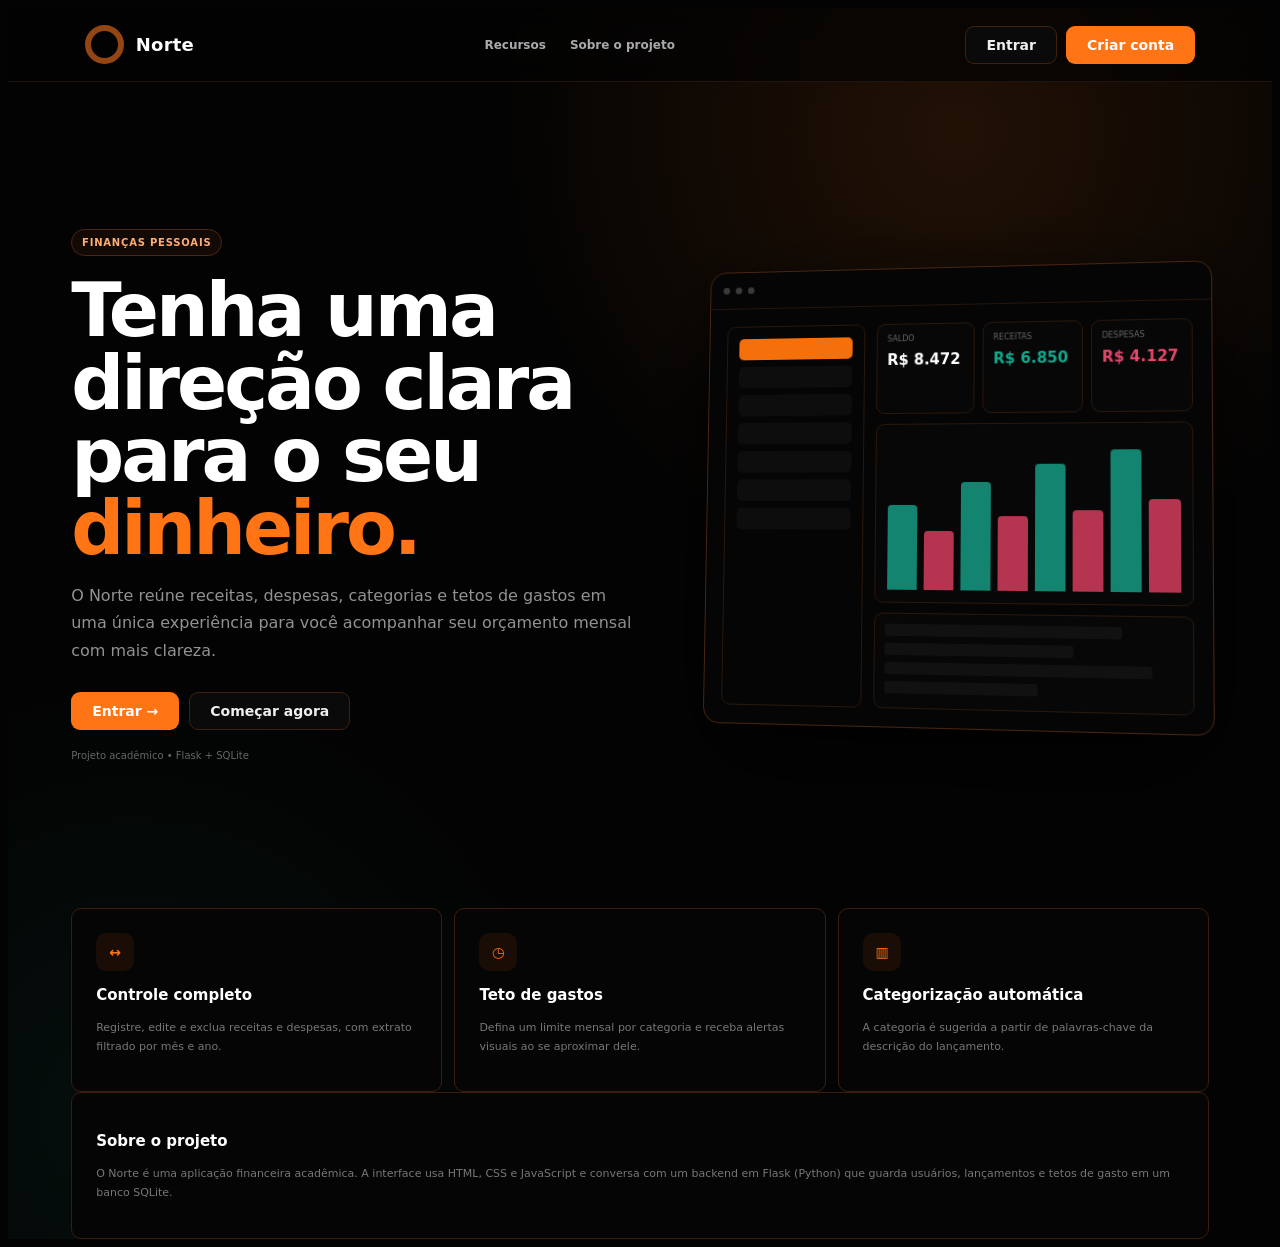
<file: norte/norte-flask/static/index.html>
<!doctype html>
<html lang="pt-BR">

<head>
    <meta charset="utf-8">
    <meta name="viewport" content="width=device-width, initial-scale=1">
    <title>Norte — Controle financeiro</title>
    <link rel="stylesheet" href="styles.css">    
</head>

<body class="landing">
    <header class="landing-nav"><a class="brand" href="index.html"><span class="brand-mark"></span><span
                class="brand-name">Norte</span></a>
        <nav class="landing-links"><a href="#recursos">Recursos</a><a href="#sobre">Sobre o projeto</a></nav>
        <div class="landing-actions"><a class="btn btn-ghost" href="login.html">Entrar</a><a class="btn btn-orange"
                href="cadastro.html">Criar conta</a></div>
    </header>
    <main>
        <section class="hero">
            <div class="hero-copy"><span class="hero-kicker">Finanças pessoais</span>
                <h1>Tenha uma direção clara para o seu <span>dinheiro.</span></h1>
                <p>O Norte reúne receitas, despesas, categorias e tetos de gastos em uma única experiência para você
                    acompanhar seu orçamento mensal com mais clareza.</p>
                <div class="hero-actions"><a class="btn btn-orange" href="login.html">Entrar →</a><a
                        class="btn btn-ghost" href="cadastro.html">Começar agora</a></div>
                <div class="hero-note">Projeto acadêmico • Flask + SQLite</div>
            </div>
            <div class="hero-preview">
                <div class="preview-window">
                    <div class="preview-top"><i class="preview-dot"></i><i class="preview-dot"></i><i
                            class="preview-dot"></i></div>
                    <div class="preview-body">
                        <div class="preview-grid">
                            <div class="preview-side">
                                <div></div>
                                <div></div>
                                <div></div>
                                <div></div>
                                <div></div>
                                <div></div>
                                <div></div>
                            </div>
                            <div class="preview-main">
                                <div class="preview-cards">
                                    <div class="preview-card"><small>SALDO</small><b>R$ 8.472</b></div>
                                    <div class="preview-card"><small>RECEITAS</small><b style="color:#11aa8d">R$
                                            6.850</b></div>
                                    <div class="preview-card"><small>DESPESAS</small><b style="color:#e34869">R$
                                            4.127</b></div>
                                </div>
                                <div class="preview-chart"><i class="preview-bar" style="height:55%"></i><i
                                        class="preview-bar red" style="height:38%"></i><i class="preview-bar"
                                        style="height:70%"></i><i class="preview-bar red" style="height:48%"></i><i
                                        class="preview-bar" style="height:82%"></i><i class="preview-bar red"
                                        style="height:52%"></i><i class="preview-bar" style="height:91%"></i><i
                                        class="preview-bar red" style="height:59%"></i></div>
                                <div class="preview-list">
                                    <div class="preview-row" style="width:80%"></div>
                                    <div class="preview-row" style="width:64%"></div>
                                    <div class="preview-row" style="width:90%"></div>
                                    <div class="preview-row" style="width:52%"></div>
                                </div>
                            </div>
                        </div>
                    </div>
                </div>
        </section>
        <section id="recursos" class="features">
            <article class="card feature">
                <div class="feature-icon">↔</div>
                <h3>Controle completo</h3>
                <p>Registre, edite e exclua receitas e despesas, com extrato filtrado por mês e ano.</p>
            </article>
            <article class="card feature">
                <div class="feature-icon">◷</div>
                <h3>Teto de gastos</h3>
                <p>Defina um limite mensal por categoria e receba alertas visuais ao se aproximar dele.</p>
            </article>
            <article class="card feature">
                <div class="feature-icon">▥</div>
                <h3>Categorização automática</h3>
                <p>A categoria é sugerida a partir de palavras-chave da descrição do lançamento.</p>
            </article>
        </section>
        <section id="sobre" class="features">
            <article class="card feature" style="grid-column:1/-1">
                <h3>Sobre o projeto</h3>
                <p>O Norte é uma aplicação financeira acadêmica. A interface usa HTML, CSS e JavaScript e conversa com um backend em Flask (Python) que guarda usuários, lançamentos e tetos de gasto em um banco SQLite.</p>
            </article>
        </section>
    </main>
    <script src="script.js"></script>
</body>

</html>
</file>
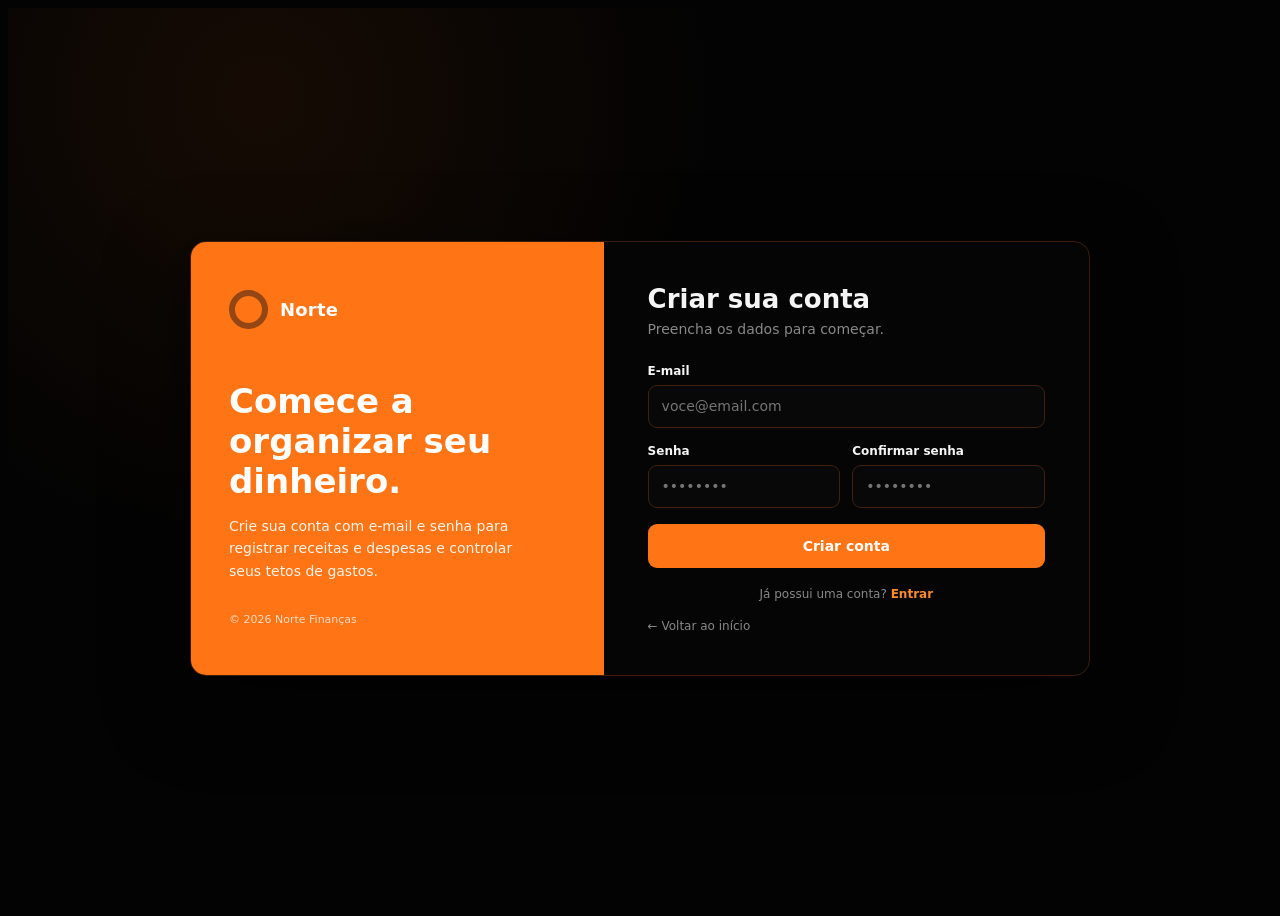
<file: norte/norte-flask/static/cadastro.html>
<!doctype html>
<html lang="pt-BR">

<head>
  <meta charset="utf-8">
  <meta name="viewport" content="width=device-width, initial-scale=1">
  <title>Norte — Cadastro</title>
  <link rel="stylesheet" href="styles.css">
</head>

<body class="auth-page page-ready">
  <main class="auth-wrap">
    <section class="auth-brand">
      <a class="brand" href="index.html"><span class="brand-mark"></span><span class="brand-name">Norte</span></a>
      <div>
        <h1>Comece a organizar seu dinheiro.</h1>
        <p>Crie sua conta com e-mail e senha para registrar receitas e despesas e controlar seus tetos de gastos.</p>
      </div>
      <div class="auth-mini">© 2026 Norte Finanças</div>
    </section>
    <section class="auth-form">
      <h2>Criar sua conta</h2>
      <p class="auth-subtitle">Preencha os dados para começar.</p>
      <form data-auth="cadastro">
        <div class="form-group"><label for="email">E-mail</label><input class="input" id="email" name="email" type="email"
            placeholder="voce@email.com" required></div>
        <div class="form-row">
          <div class="form-group"><label for="password">Senha</label><input class="input" id="password" name="password" type="password"
              placeholder="••••••••" required></div>
          <div class="form-group"><label for="password2">Confirmar senha</label><input class="input" id="password2" name="password2"
              type="password" placeholder="••••••••" required></div>
        </div>
        <button class="auth-submit" type="submit">Criar conta</button>
      </form>
      <div class="auth-footer">Já possui uma conta? <a href="login.html">Entrar</a></div>
      <a class="back-home" href="index.html">← Voltar ao início</a>
    </section>
  </main>
  <script src="script.js"></script>
</body>

</html>
</file>
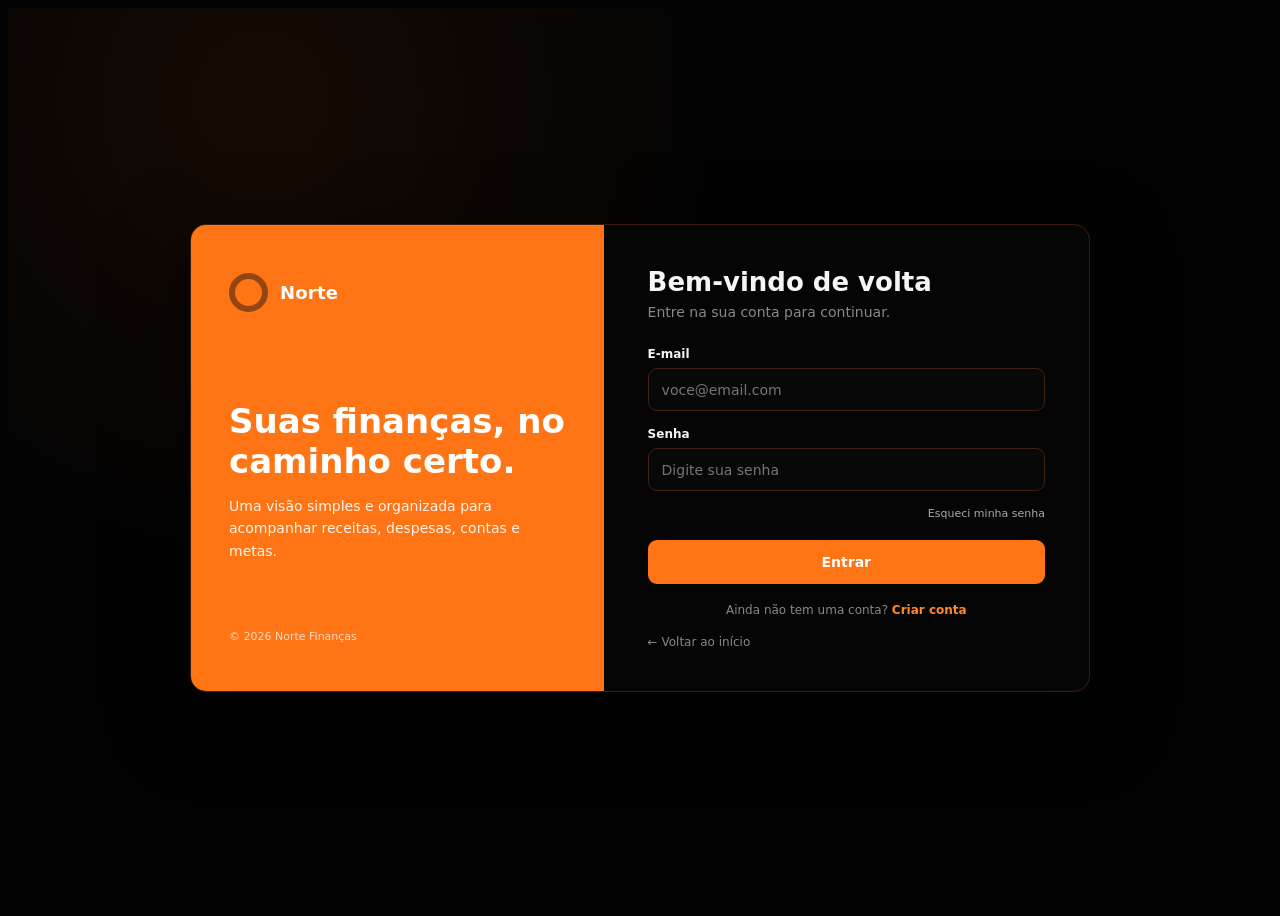
<file: norte/norte-flask/static/login.html>
<!doctype html>
<html lang="pt-BR">

<head>
  <meta charset="utf-8">
  <meta name="viewport" content="width=device-width, initial-scale=1">
  <title>Norte — Entrar</title>
  <link rel="stylesheet" href="styles.css">
</head>

<body class="auth-page page-ready">
  <main class="auth-wrap">
    <section class="auth-brand">
      <a class="brand" href="index.html"><span class="brand-mark"></span><span class="brand-name">Norte</span></a>
      <div>
        <h1>Suas finanças, no caminho certo.</h1>
        <p>Uma visão simples e organizada para acompanhar receitas, despesas, contas e metas.</p>
      </div>
      <div class="auth-mini">© 2026 Norte Finanças</div>
    </section>
    <section class="auth-form">
      <h2>Bem-vindo de volta</h2>
      <p class="auth-subtitle">Entre na sua conta para continuar.</p>
      <form data-auth="login">
        <div class="form-group"><label for="email">E-mail</label><input class="input" id="email" name="email" type="email"
            placeholder="voce@email.com" required></div>
        <div class="form-group"><label for="password">Senha</label><input class="input" id="password" name="password" type="password"
            placeholder="Digite sua senha" required></div>
        <div class="check-row"><span></span><a href="recuperar.html">Esqueci minha senha</a></div>
        <button class="auth-submit" type="submit">Entrar</button>
      </form>
      <div class="auth-footer">Ainda não tem uma conta? <a href="cadastro.html">Criar conta</a></div>
      <a class="back-home" href="index.html">← Voltar ao início</a>
    </section>
  </main>
  <script src="script.js"></script>
</body>

</html>
</file>
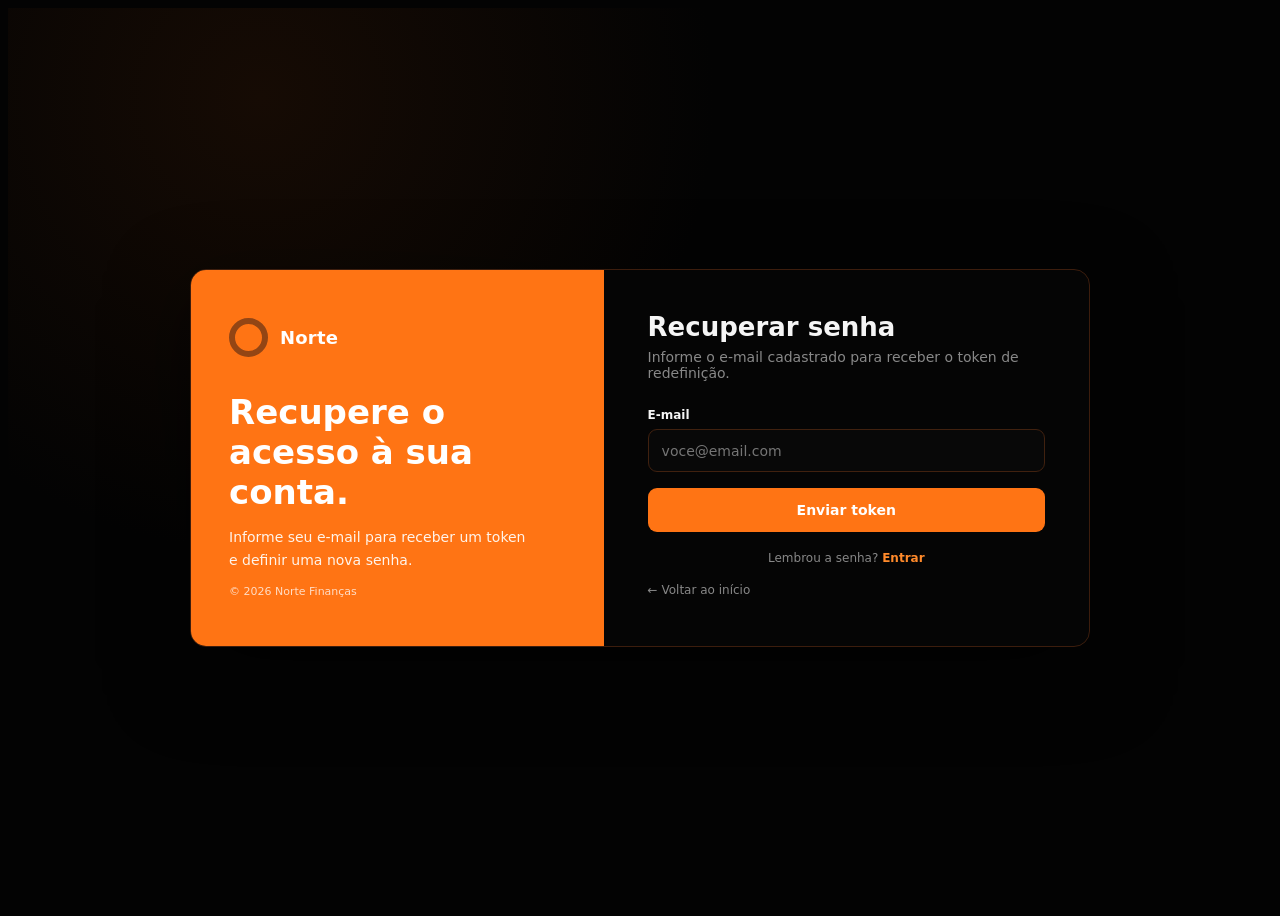
<file: norte/norte-flask/static/recuperar.html>
<!doctype html>
<html lang="pt-BR">

<head>
  <meta charset="utf-8">
  <meta name="viewport" content="width=device-width, initial-scale=1">
  <title>Norte — Recuperar senha</title>
  <link rel="stylesheet" href="styles.css">
</head>

<body class="auth-page page-ready">
  <main class="auth-wrap">
    <section class="auth-brand">
      <a class="brand" href="index.html"><span class="brand-mark"></span><span class="brand-name">Norte</span></a>
      <div>
        <h1>Recupere o acesso à sua conta.</h1>
        <p>Informe seu e-mail para receber um token e definir uma nova senha.</p>
      </div>
      <div class="auth-mini">© 2026 Norte Finanças</div>
    </section>
    <section class="auth-form">
      <div id="step-request">
        <h2>Recuperar senha</h2>
        <p class="auth-subtitle">Informe o e-mail cadastrado para receber o token de redefinição.</p>
        <form data-auth="reset-request">
          <div class="form-group"><label for="email">E-mail</label><input class="input" id="email" name="email" type="email" placeholder="voce@email.com" required></div>
          <button class="auth-submit" type="submit">Enviar token</button>
        </form>
      </div>
      <div id="step-reset" hidden>
        <h2>Definir nova senha</h2>
        <p class="auth-subtitle">Digite o token recebido e escolha a nova senha.</p>
        <form data-auth="reset-confirm">
          <input id="reset-email" name="email" type="hidden">
          <div class="form-group"><label for="token">Token de redefinição</label><input class="input" id="token" name="token" inputmode="numeric" placeholder="000000" required></div>
          <div class="form-row">
            <div class="form-group"><label for="password">Nova senha</label><input class="input" id="password" name="password" type="password" placeholder="••••••••" required></div>
            <div class="form-group"><label for="password2">Confirmar senha</label><input class="input" id="password2" name="password2" type="password" placeholder="••••••••" required></div>
          </div>
          <button class="auth-submit" type="submit">Redefinir senha</button>
        </form>
      </div>
      <div class="auth-footer">Lembrou a senha? <a href="login.html">Entrar</a></div>
      <a class="back-home" href="index.html">← Voltar ao início</a>
    </section>
  </main>
  <script src="script.js"></script>
</body>

</html>
</file>
<file: norte/norte-flask/static/styles.css>
:root {
  --orange: #ff7414;
  --orange-dark: #d95305;
  --orange-soft: #ff8a2b;
  --bg: #030303;
  --panel: #050505;
  --border: #3c1d0d;
  --border-soft: #2b160a;
  --text: #f5f5f5;
  --muted: #9b9b9b;
  --green: #159a83;
  --green-soft: #0b5148;
  --red: #d43e5f;
  --red-soft: #4b1d2b;
  --purple: #7a42d1;
  --blue: #3475dc;
  --yellow: #e5a72b;
  --brown: #765b2d;
  --sidebar: 228px;
  --radius: 10px;
  --lightgray: #16181D;
  font-family: Inter, ui-sans-serif, system-ui, -apple-system, BlinkMacSystemFont, "Segoe UI", sans-serif;
}

* {
  box-sizing: border-box;
}

html,
y {
  margin: 0;
  min-height: 100%;
  background: var(--bg);
  color: var(--text);
}

body {
  font-size: 14px;
}

a {
  color: inherit;
  text-decoration: none;
}

button,
input {
  font: inherit;
}

button {
  cursor: pointer;
}

/* ---------- Shared shell ---------- */
.app-shell {
  min-height: 100vh;
  display: flex;
}

.sidebar {
  position: fixed;
  inset: 0 auto 0 0;
  width: var(--sidebar);
  background: var(--lightgray);
  color: white;
  padding: 14px 13px;
  display: flex;
  flex-direction: column;
  z-index: 10;
}

.brand {
  display: flex;
  align-items: center;
  gap: 12px;
  padding: 0 6px 22px;
}

.brand-mark {
  width: 39px;
  height: 39px;
  border: 6px solid #934514;
  border-radius: 50%;
  display: block;
}

.brand-name {
  font-size: 18px;
  font-weight: 800;
  letter-spacing: .2px;
}

.side-label {
  font-size: 10px;
  font-weight: 800;
  opacity: .78;
  margin: 0 6px 7px;
}

.nav {
  display: grid;
  gap: 3px;
}

.nav a {
  display: flex;
  align-items: center;
  gap: 12px;
  min-height: 34px;
  padding: 7px 10px;
  border-radius: 8px;
  font-weight: 750;
  font-size: 14px;
}

.nav a:hover,
.nav a.active {
  background: #d95b08;
}

.icon {
  width: 18px;
  height: 18px;
  display: inline-grid;
  place-items: center;
  flex: 0 0 18px;
  opacity: .95;
}

.divider {
  height: 1px;
  background: rgba(114, 46, 3, .25);
  margin: auto 5px 12px;
}

.sidebar-bottom {
  display: grid;
  gap: 3px;
}

.main {
  margin-left: var(--sidebar);
  width: calc(100% - var(--sidebar));
  min-height: 100vh;
}

.topbar {
  height: 54px;
  border-bottom: 1px solid #28160c;
  display: flex;
  align-items: center;
  justify-content: space-between;
  padding: 0 14px 0 12px;
}

.top-title strong {
  display: block;
  font-size: 13px;
  line-height: 16px;
}

.top-title span {
  font-size: 12px;
  color: #e6e6e6;
}

.top-actions {
  display: flex;
  align-items: center;
  gap: 10px;
}

.search {
  width: min(360px, 38vw);
  height: 36px;
  border: 1px solid #4b2917;
  border-radius: 10px;
  display: flex;
  align-items: center;
  gap: 10px;
  padding: 0 12px;
  color: #a7a7a7;
}

.search input {
  background: none;
  border: 0;
  outline: 0;
  color: white;
  width: 100%;
}

.search input::placeholder {
  color: #9b9b9b;
}

.circle-btn {
  width: 39px;
  height: 39px;
  border: 1px solid #4b2917;
  background: #070707;
  border-radius: 9px;
  color: white;
  display: grid;
  place-items: center;
}

.avatar {
  width: 40px;
  height: 40px;
  border-radius: 50%;
  background: #e86609;
  border: 4px solid #a33e03;
  display: grid;
  place-items: center;
  font-size: 11px;
}

.content {
  padding: 20px 24px 34px;
  max-width: 1180px;
  margin: 0 auto;
}

.heading-row {
  display: flex;
  justify-content: space-between;
  gap: 20px;
  align-items: end;
  margin-bottom: 13px;
}

.greeting h1 {
  margin: 0 0 2px;
  font-size: 26px;
  letter-spacing: -.6px;
}

.greeting p {
  margin: 0;
  font-size: 13px;
  color: #efefef;
}

.periods {
  display: flex;
  border: 1px solid #3b1c0c;
  border-radius: 8px;
  overflow: hidden;
  align-self: center;
}

.periods button {
  border: 0;
  background: #080808;
  color: #eee;
  padding: 10px 15px;
  font-weight: 800;
}

.periods button.active {
  background: var(--orange);
}

.grid-top {
  display: grid;
  grid-template-columns: 1.6fr 1fr 1fr 1fr;
  gap: 10px;
}

.grid-mid {
  display: grid;
  grid-template-columns: 1.6fr 1fr 1fr;
  gap: 10px;
  margin-top: 10px;
}

.grid-bottom {
  display: grid;
  grid-template-columns: 1fr 1.05fr 1.05fr;
  gap: 10px;
  margin-top: 10px;
}

.card {
  border: 1px solid var(--border);
  background: var(--panel);
  border-radius: var(--radius);
  min-width: 0;
}

.balance {
  min-height: 355px;
  padding: 17px 32px;
  display: flex;
  flex-direction: column;
}

.card-title {
  display: flex;
  align-items: center;
  gap: 8px;
  font-weight: 800;
  font-size: 12px;
}

.balance-value {
  font-size: 31px;
  margin-top: 19px;
  letter-spacing: -.7px;
}

.balance-value small {
  font-size: 15px;
  margin-right: 5px;
}

.placeholder-chart {
  width: 84%;
  height: 116px;
  position: relative;
}

.placeholder-chart:before {
  content: "";
  position: absolute;
  inset: 8px 0;
  background: linear-gradient(150deg, transparent 0 10%, #1a1a1a 10% 12%, transparent 12% 25%, #151515 25% 27%, transparent 27% 42%, #191919 42% 44%, transparent 44% 100%);
  border-bottom: 1px solid #1f1f1f;
}

.placeholder-chart span {
  position: absolute;
  left: 50%;
  top: 50%;
  transform: translate(-50%, -50%);
  background: #fff;
  color: #383838;
  border-radius: 9px;
  padding: 9px 15px;
  font-size: 25px;
  white-space: nowrap;
  box-shadow: 0 2px 8px #000;
}

.quick-actions {
  display: flex;
  gap: 9px;
}

.btn {
  min-height: 38px;
  border-radius: 9px;
  border: 1px solid transparent;
  padding: 0 20px;
  color: white;
  font-weight: 850;
  display: flex;
  align-items: center;
}

.btn-orange {
  background: var(--orange);
}

.btn-red {
  background: var(--orange);
  border-color: #7c35b5;
  box-shadow: inset 0 0 0 2px #6c2fc0;
}

.stat {
  padding: 15px;
  min-height: 124px;
}

.stat-label {
  display: flex;
  gap: 7px;
  align-items: center;
  font-size: 11px;
  font-weight: 800;
}

.stat-value {
  font-size: 21px;
  font-weight: 850;
  margin-top: 12px;
}

.stat-green .stat-value {
  color: #0eaa8e;
}

.stat-red .stat-value {
  color: #e24768;
}

.stat-result .stat-value {
  color: white;
}

.badge {
  display: inline-flex;
  margin-top: 8px;
  padding: 5px 10px;
  border-radius: 999px;
  font-size: 10px;
  font-weight: 800;
}

.badge-green {
  background: var(--green-soft);
  color: #57c9b2;
}

.badge-red {
  background: var(--red-soft);
  color: #f46d88;
}

.badge-neutral {
  background: #2b2b2b;
  color: white;
}

.chart-card {
  min-height: 215px;
  padding: 15px;
}

.chart-head {
  display: flex;
  justify-content: space-between;
  font-weight: 800;
  font-size: 11px;
}

.chart-head span {
  color: #626262;
  font-weight: 600;
}

.bar-chart {
  height: 145px;
  display: flex;
  align-items: end;
  gap: 18px;
  padding: 18px 4px 0;
  border-bottom: 1px solid #3a3a3a;
  background: repeating-linear-gradient(to bottom, transparent 0 31px, #292929 32px 33px);
}

.month {
  flex: 1;
  height: 100%;
  display: flex;
  align-items: end;
  justify-content: center;
  gap: 6px;
  position: relative;
}

.bar {
  width: 24px;
  border-radius: 5px 5px 0 0;
  min-height: 8px;
}

.bar-income {
  background: #159a83;
}

.bar-expense {
  background: #d43e5f;
}

.bar-current {
  opacity: .24;
}

.month-label {
  position: absolute;
  bottom: -19px;
  font-size: 10px;
  font-weight: 700;
  color: #aaa;
}

.legend {
  display: flex;
  gap: 18px;
  margin-top: 27px;
  font-size: 10px;
  color: #ddd;
}

.dot {
  width: 9px;
  height: 9px;
  border-radius: 50%;
  display: inline-block;
  margin-right: 4px;
}

.category-card {
  padding: 11px 12px 14px;
  min-height: 330px;
}

.category-head {
  display: flex;
  justify-content: space-between;
  align-items: start;
  font-size: 11px;
  font-weight: 850;
}

.category-head span {
  color: #777;
  font-weight: 600;
}

.category-body {
  display: grid;
  grid-template-columns: 120px 1fr;
  gap: 14px;
  align-items: center;
  margin-top: 4px;
}

.donut {
  width: 116px;
  height: 116px;
  border-radius: 50%;
  background: conic-gradient(#168f7c 0 38%, #3475dc 38% 57%, #7a42d1 57% 76%, #d43e5f 76% 88%, #e5a72b 88% 94%, #765b2d 94% 98%, #1e4c49 98% 100%);
  position: relative;
}

.donut:after {
  content: "";
  position: absolute;
  inset: 29px;
  background: #050505;
  border-radius: 50%;
}

.total {
  font-size: 29px;
  font-weight: 500;
}

.cat-list {
  margin-top: 5px;
}

.cat-row {
  display: grid;
  grid-template-columns: 10px 1fr auto;
  gap: 8px;
  align-items: center;
  padding: 5px 0;
  border-bottom: 1px solid #4a2514;
  font-size: 11px;
}

.cat-row:last-child {
  border-bottom: 0;
}

.swatch {
  width: 9px;
  height: 9px;
  border-radius: 2px;
}

/* ---------- Auth ---------- */
.auth-page {
  min-height: 100vh;
  display: grid;
  place-items: center;
  background: radial-gradient(circle at 20% 10%, #160b04 0, transparent 35%), #030303;
  padding: 24px;
}

.auth-wrap {
  width: min(900px, 100%);
  display: grid;
  grid-template-columns: .85fr 1fr;
  border: 1px solid var(--border);
  border-radius: 16px;
  overflow: hidden;
  background: #050505;
  box-shadow: 0 25px 80px rgba(0, 0, 0, .55);
}

.auth-brand {
  background: var(--orange);
  padding: 48px 38px;
  display: flex;
  flex-direction: column;
  justify-content: space-between;
  color: white;
}

.auth-brand .brand {
  padding: 0;
}

.auth-brand h1 {
  font-size: 34px;
  margin: 35px 0 10px;
}

.auth-brand p {
  color: #fff4eb;
  line-height: 1.6;
  max-width: 300px;
}

.auth-mini {
  font-size: 11px;
  opacity: .75;
}

.auth-form {
  padding: 42px 44px;
}

.auth-form h2 {
  margin: 0 0 7px;
  font-size: 26px;
}

.auth-subtitle {
  color: #888;
  margin: 0 0 27px;
}

.form-group {
  margin-bottom: 16px;
}

.form-group label {
  display: block;
  font-size: 12px;
  font-weight: 800;
  margin-bottom: 7px;
}

.input {
  width: 100%;
  height: 43px;
  border: 1px solid #40210f;
  border-radius: 9px;
  background: #080808;
  color: white;
  outline: none;
  padding: 0 13px;
}

.input:focus {
  border-color: var(--orange);
  box-shadow: 0 0 0 2px rgba(255, 116, 20, .12);
}

.form-row {
  display: grid;
  grid-template-columns: 1fr 1fr;
  gap: 12px;
}

.check-row {
  display: flex;
  justify-content: space-between;
  gap: 10px;
  align-items: center;
  font-size: 11px;
  color: #aaa;
  margin: 8px 0 20px;
}

.check {
  display: flex;
  align-items: center;
  gap: 7px;
}

.check input {
  accent-color: var(--orange);
}

.auth-submit {
  width: 100%;
  height: 44px;
  border: 0;
  border-radius: 9px;
  background: var(--orange);
  color: white;
  font-weight: 900;
}

.auth-footer {
  text-align: center;
  margin-top: 19px;
  font-size: 12px;
  color: #888;
}

.auth-footer a {
  color: var(--orange-soft);
  font-weight: 800;
}

.back-home {
  display: inline-block;
  margin-top: 18px;
  color: #888;
  font-size: 12px;
}

@media (max-width: 1000px) {
  :root {
    --sidebar: 205px;
  }

  .grid-top {
    grid-template-columns: 1.4fr 1fr 1fr;
  }

  .balance {
    grid-row: span 2;
  }

  .grid-mid {
    grid-template-columns: 1fr 1fr;
  }

  .grid-mid .chart-card {
    grid-column: 1 / -1;
  }

  .grid-bottom {
    grid-template-columns: 1fr 1fr;
  }
}

@media (max-width: 760px) {
  :root {
    --sidebar: 0px;
  }

  .sidebar {
    position: relative;
    width: 100%;
    height: auto;
    padding: 10px 12px;
  }

  .app-shell {
    display: block;
  }

  .sidebar .brand {
    padding-bottom: 8px;
  }

  .sidebar .nav {
    display: flex;
    flex-wrap: wrap;
  }

  .sidebar .side-label,
  .sidebar .divider,
  .sidebar-bottom {
    display: none;
  }

  .main {
    margin-left: 0;
    width: 100%;
  }

  .topbar {
    padding-left: 14px;
  }

  .content {
    padding: 17px 12px 28px;
  }

  .heading-row {
    align-items: start;
    flex-direction: column;
  }

  .periods {
    width: 100%;
    overflow-x: auto;
  }

  .periods button {
    white-space: nowrap;
    flex: 1;
  }

  .grid-top,
  .grid-mid,
  .grid-bottom {
    grid-template-columns: 1fr;
  }

  .grid-mid .chart-card {
    grid-column: auto;
  }

  .balance {
    min-height: 300px;
  }

  .search {
    display: none;
  }

  .auth-wrap {
    grid-template-columns: 1fr;
  }

  .auth-brand {
    display: none;
  }

  .auth-form {
    padding: 32px 24px;
  }
}

/* =========================================================
   Norte Finanças — telas internas, componentes e animações
   ========================================================= */
.page-content {
  padding-top: 26px
}

.page-heading {
  display: flex;
  justify-content: space-between;
  align-items: flex-end;
  gap: 24px;
  margin-bottom: 20px;
  animation: rise .55s ease both
}

.page-heading h1 {
  font-size: 29px;
  letter-spacing: -.7px;
  margin: 4px 0 5px
}

.page-heading p {
  margin: 0;
  color: #9c9c9c;
  font-size: 13px
}

.eyebrow {
  font-size: 10px;
  letter-spacing: .11em;
  font-weight: 900;
  color: var(--orange-soft)
}

.page-actions {
  display: flex;
  gap: 9px;
  flex-wrap: wrap
}

.btn {
  transition: transform .18s ease, box-shadow .18s ease, filter .18s ease
}

.btn:hover {
  transform: translateY(-2px);
  filter: brightness(1.08);
  box-shadow: 0 9px 24px rgba(0, 0, 0, .25)
}

.btn-ghost {
  background: #0a0a0a;
  color: #eee;
  border: 1px solid #40210f
}

.btn-danger {
  background: #3a101b;
  color: #ff8097;
  border: 1px solid #672132
}

.full {
  width: 100%
}

.card {
  transition: transform .22s ease, border-color .22s ease, box-shadow .22s ease
}

.card:hover {
  border-color: #5b2b11;
  box-shadow: 0 14px 34px rgba(0, 0, 0, .18)
}

.page-ready .card,
.page-ready .summary-strip,
.page-ready .filter-bar,
.page-ready .table-card,
.page-ready .report-card,
.page-ready .account-card,
.page-ready .goal-card,
.page-ready .budget-row {
  animation: rise .5s ease both
}

.page-ready .card:nth-child(2) {
  animation-delay: .04s
}

.page-ready .card:nth-child(3) {
  animation-delay: .08s
}

.page-ready .card:nth-child(4) {
  animation-delay: .12s
}

@keyframes rise {
  from {
    opacity: 0;
    transform: translateY(12px)
  }

  to {
    opacity: 1;
    transform: translateY(0)
  }
}

@keyframes pulseGlow {

  0%,
  100% {
    box-shadow: 0 0 0 0 rgba(255, 116, 20, 0)
  }

  50% {
    box-shadow: 0 0 0 7px rgba(255, 116, 20, .08)
  }
}

.no-animations *,
.no-animations *::before,
.no-animations *::after {
  animation: none !important;
  transition: none !important
}

.leaving {
  opacity: .85
}

.leaving .main {
  transform: translateY(3px)
}

.summary-strip {
  display: grid;
  grid-template-columns: repeat(3, 1fr);
  gap: 10px;
  margin-bottom: 12px
}

.summary-strip>div {
  background: #050505;
  border: 1px solid var(--border);
  border-radius: 10px;
  padding: 15px 17px;
  display: flex;
  flex-direction: column;
  gap: 7px
}

.summary-strip span {
  font-size: 11px;
  color: #8f8f8f
}

.summary-strip strong {
  font-size: 19px
}

.positive {
  color: #11aa8d !important
}

.negative {
  color: #e34869 !important
}

.muted {
  color: #777 !important
}

.filter-bar {
  display: flex;
  align-items: end;
  gap: 10px;
  background: #050505;
  border: 1px solid var(--border);
  padding: 12px;
  border-radius: 10px;
  margin-bottom: 12px
}

.filter-group {
  display: grid;
  gap: 6px
}

.filter-group label {
  font-size: 10px;
  font-weight: 800;
  color: #999
}

.input.compact {
  height: 36px;
  width: auto;
  min-width: 145px;
  padding: 0 11px
}

.filter-bar .btn {
  height: 36px
}

.table-card {
  overflow: hidden
}

.table-toolbar {
  min-height: 61px;
  padding: 13px 15px;
  display: flex;
  align-items: center;
  justify-content: space-between;
  gap: 15px;
  border-bottom: 1px solid #27160c
}

.table-toolbar>div:first-child {
  display: grid;
  gap: 3px
}

.table-toolbar b {
  font-size: 12px
}

.table-toolbar span {
  font-size: 10px;
  color: #777
}

.toolbar-actions {
  display: flex;
  gap: 8px;
  align-items: center
}

.table-wrap {
  overflow: auto
}

table {
  width: 100%;
  border-collapse: collapse;
  min-width: 720px
}

th,
td {
  padding: 13px 15px;
  text-align: left;
  border-bottom: 1px solid #20140d;
  font-size: 11px;
  white-space: nowrap
}

th {
  font-size: 10px;
  color: #777;
  text-transform: uppercase;
  letter-spacing: .06em
}

td small {
  display: block;
  color: #666;
  margin-top: 3px
}

.icon-btn {
  border: 1px solid #342016;
  background: #0a0a0a;
  color: #ddd;
  border-radius: 7px;
  width: 30px;
  height: 30px
}

.icon-btn:hover {
  border-color: var(--orange);
  color: white
}

.tag,
.status {
  display: inline-flex;
  align-items: center;
  padding: 4px 8px;
  border-radius: 999px;
  background: #242424;
  color: #ddd;
  font-size: 10px;
  font-weight: 800
}

.tag-green,
.status.success {
  background: #0b5148;
  color: #5bd1b9
}

.tag-red {
  background: #4b1d2b;
  color: #f57890
}

.tag-orange {
  background: #4a270f;
  color: #ffad73
}

.tag-purple {
  background: #302052;
  color: #c09bff
}

.tag-yellow {
  background: #4a3812;
  color: #f4c54e
}

.report-grid {
  display: grid;
  grid-template-columns: 1.7fr 1fr;
  gap: 10px
}

.report-card {
  padding: 16px;
  min-height: 235px
}

.report-card.wide {
  grid-row: span 2
}

.card-section-head {
  display: flex;
  align-items: flex-start;
  justify-content: space-between;
  gap: 10px;
  margin-bottom: 15px
}

.card-section-head>div {
  display: grid;
  gap: 4px
}

.card-section-head b {
  font-size: 12px
}

.card-section-head span {
  font-size: 10px;
  color: #777
}

.report-metric {
  display: flex;
  justify-content: space-between;
  align-items: center;
  padding: 12px 0;
  border-bottom: 1px solid #26170e;
  font-size: 11px
}

.report-metric strong {
  font-size: 13px
}

.progress,
.budget-track {
  height: 8px;
  background: #171717;
  border-radius: 99px;
  overflow: hidden
}

.progress {
  margin: 17px 0 8px
}

.progress span,
.budget-track span {
  display: block;
  height: 100%;
  border-radius: inherit;
  background: linear-gradient(90deg, var(--orange), #ff9a47);
  animation: grow .9s ease both
}

.mini-donut {
  width: 125px;
  height: 125px;
  border-radius: 50%;
  margin: 5px auto 12px;
  background: conic-gradient(#168f7c 0 38%, #3475dc 38% 57%, #7a42d1 57% 76%, #d43e5f 76% 88%, #e5a72b 88% 100%);
  position: relative
}

.mini-donut:after {
  content: "";
  position: absolute;
  inset: 31px;
  background: #050505;
  border-radius: 50%
}

@keyframes grow {
  from {
    width: 0
  }
}

.line-chart {
  height: 245px;
  position: relative;
  border-bottom: 1px solid #383838;
  background: repeating-linear-gradient(to bottom, transparent 0 47px, #222 48px 49px);
  margin-top: 12px
}

.line {
  position: absolute;
  inset: 0
}

.line:before {
  content: "";
  position: absolute;
  left: 4%;
  right: 4%;
  top: 0;
  bottom: 28px;
  background: linear-gradient(165deg, transparent 0 19%, rgba(21, 154, 131, .13) 20% 21%, transparent 22% 39%, rgba(21, 154, 131, .13) 40% 41%, transparent 42% 60%, rgba(21, 154, 131, .13) 61% 62%, transparent 63%)
}

.line i {
  position: absolute;
  width: 9px;
  height: 9px;
  border-radius: 50%;
  left: var(--x);
  top: var(--y);
  transform: translate(-50%, -50%)
}

.income-line i {
  background: #159a83;
  box-shadow: 0 0 0 4px rgba(21, 154, 131, .12)
}

.expense-line i {
  background: #d43e5f;
  box-shadow: 0 0 0 4px rgba(212, 62, 95, .12)
}

.chart-axis {
  position: absolute;
  left: 3%;
  right: 3%;
  bottom: -20px;
  display: flex;
  justify-content: space-between;
  font-size: 10px;
  color: #777
}

.legend {
  display: flex;
  gap: 18px;
  margin-top: 29px;
  font-size: 10px
}

.dot-green {
  background: #159a83
}

.dot-red {
  background: #d43e5f
}

.category-manager,
.accounts-grid,
.goals-grid {
  display: grid;
  grid-template-columns: 1fr 1fr;
  gap: 10px
}

.manager-card {
  padding: 15px
}

.category-items {
  display: grid
}

.category-item {
  display: grid;
  grid-template-columns: 40px 1fr auto 30px;
  gap: 11px;
  align-items: center;
  padding: 12px 0;
  border-bottom: 1px solid #26170e
}

.category-item:last-child {
  border-bottom: 0
}

.category-item>div {
  display: grid;
  gap: 3px
}

.category-item small {
  font-size: 10px;
  color: #666
}

.category-item strong {
  font-size: 11px
}

.cat-icon {
  width: 36px;
  height: 36px;
  border-radius: 10px;
  background: color-mix(in srgb, var(--cat) 17%, #070707);
  border: 1px solid color-mix(in srgb, var(--cat) 35%, #24170e);
  color: var(--cat);
  display: grid;
  place-items: center;
  font-style: normal;
  font-weight: 900
}

.account-card {
  padding: 18px;
  min-height: 190px;
  display: flex;
  flex-direction: column;
  justify-content: space-between
}

.account-card.featured {
  background: linear-gradient(145deg, #0d0703, #050505)
}

.account-top,
.account-bottom {
  display: flex;
  align-items: center;
  justify-content: space-between
}

.account-brand {
  width: 36px;
  height: 36px;
  border-radius: 10px;
  display: grid;
  place-items: center;
  background: #211208;
  color: var(--orange);
  font-weight: 900
}

.account-card small {
  color: #777
}

.account-card h2 {
  font-size: 25px;
  margin: 7px 0
}

.account-card p {
  color: #888;
  margin: 0;
  font-size: 11px
}

.account-bottom {
  padding-top: 14px;
  border-top: 1px solid #24170f;
  font-size: 10px;
  color: #777
}

.budget-grid {
  display: grid;
  grid-template-columns: 1.4fr 1fr;
  gap: 10px;
  margin-bottom: 10px
}

.budget-overview {
  padding: 17px
}

.budget-overview>strong {
  display: block;
  font-size: 28px;
  margin: 8px 0 17px
}

.budget-overview p {
  font-size: 11px
}

.budget-meta {
  display: flex;
  justify-content: space-between;
  font-size: 10px;
  color: #777;
  margin-top: 7px
}

.budget-list {
  display: grid;
  gap: 10px
}

.budget-row {
  padding: 14px 15px;
  display: grid;
  grid-template-columns: 1.4fr 50px 1fr 30px;
  gap: 14px;
  align-items: center
}

.budget-info {
  display: flex;
  align-items: center;
  gap: 11px
}

.budget-info>div {
  display: grid;
  gap: 4px
}

.budget-info small {
  font-size: 10px;
  color: #777
}

.budget-row>strong {
  text-align: right;
  font-size: 11px
}

.budget-track.warning span {
  background: linear-gradient(90deg, #e5a72b, #ff7b32)
}

.goals-grid {
  grid-template-columns: repeat(3, 1fr);
  margin-bottom: 10px
}

.goal-card {
  padding: 17px;
  min-height: 250px
}

.goal-top {
  display: flex;
  justify-content: space-between;
  align-items: center
}

.goal-icon {
  width: 42px;
  height: 42px;
  border-radius: 12px;
  background: #211208;
  color: var(--orange);
  display: grid;
  place-items: center;
  font-style: normal;
  font-size: 18px
}

.goal-card h2 {
  font-size: 19px;
  margin: 19px 0 6px
}

.goal-card p {
  font-size: 11px;
  color: #777;
  min-height: 30px
}

.goal-values {
  display: flex;
  justify-content: space-between;
  align-items: end;
  margin-top: 22px
}

.goal-values strong {
  font-size: 19px
}

.goal-values span {
  font-size: 10px;
  color: #777
}

.goal-foot {
  display: flex;
  justify-content: space-between;
  margin-top: 8px;
  font-size: 10px;
  color: #777
}

.timeline {
  padding: 5px 5px 5px 15px
}

.timeline>div {
  display: flex;
  gap: 14px;
  position: relative;
  padding: 0 0 18px
}

.timeline>div:last-child {
  padding-bottom: 0
}

.timeline i {
  width: 9px;
  height: 9px;
  border-radius: 50%;
  background: var(--orange);
  margin-top: 5px;
  box-shadow: 0 0 0 5px rgba(255, 116, 20, .08);
  z-index: 1
}

.timeline>div:not(:last-child):after {
  content: "";
  position: absolute;
  left: 4px;
  top: 14px;
  bottom: 0;
  width: 1px;
  background: #3a2011
}

.timeline p {
  margin: 0;
  font-size: 11px
}

.timeline small {
  display: block;
  color: #666;
  margin-top: 4px
}

.profile-layout {
  display: grid;
  grid-template-columns: .75fr 1.4fr;
  gap: 10px
}

.profile-card {
  overflow: hidden
}

.profile-cover {
  height: 125px;
  background: radial-gradient(circle at 75% 20%, #5d260b 0, #211007 35%, #080808 72%);
  position: relative
}

.big-avatar {
  position: absolute;
  left: 20px;
  bottom: -34px;
  width: 82px;
  height: 82px;
  border-radius: 50%;
  display: grid;
  place-items: center;
  background: var(--orange);
  border: 6px solid #080808;
  font-weight: 900;
  font-size: 20px
}

.profile-body {
  padding: 49px 20px 20px
}

.profile-body h2 {
  margin: 0 0 4px
}

.profile-stats {
  display: grid;
  grid-template-columns: repeat(3, 1fr);
  border-top: 1px solid #2a190f;
  margin-top: 25px;
  padding-top: 18px;
  text-align: center
}

.profile-stats div {
  display: grid;
  gap: 4px
}

.profile-stats b {
  font-size: 17px
}

.profile-stats span {
  font-size: 10px;
  color: #777
}

.form-card {
  padding: 17px
}

.textarea {
  height: 100px;
  padding: 12px;
  resize: vertical
}

.form-card>.btn {
  margin-top: 4px
}

.settings-layout {
  display: grid;
  grid-template-columns: 190px 1fr;
  gap: 10px;
  align-items: start
}

.settings-nav {
  position: sticky;
  top: 15px;
  display: grid;
  gap: 3px
}

.settings-nav a {
  padding: 10px 12px;
  border-radius: 8px;
  color: #999;
  font-weight: 800;
  font-size: 12px
}

.settings-nav a:hover,
.settings-nav a.active {
  background: #120a05;
  color: #fff
}

.settings-panels {
  display: grid;
  gap: 10px
}

.settings-card {
  padding: 17px
}

.setting-row {
  display: flex;
  justify-content: space-between;
  align-items: center;
  gap: 15px;
  padding: 15px 0;
  border-bottom: 1px solid #26170e
}

.setting-row:last-child {
  border-bottom: 0
}

.setting-row>div {
  display: grid;
  gap: 5px
}

.setting-row small {
  font-size: 10px;
  color: #666
}

.switch {
  position: relative;
  width: 42px;
  height: 24px;
  flex: 0 0 42px
}

.switch input {
  opacity: 0;
  width: 0;
  height: 0
}

.switch span {
  position: absolute;
  inset: 0;
  border-radius: 999px;
  background: #2b2b2b;
  border: 1px solid #47301f;
  cursor: pointer;
  transition: .2s
}

.switch span:before {
  content: "";
  position: absolute;
  width: 16px;
  height: 16px;
  left: 3px;
  top: 3px;
  border-radius: 50%;
  background: #777;
  transition: .2s
}

.switch input:checked+span {
  background: #63300f;
  border-color: #a74c10
}

.switch input:checked+span:before {
  transform: translateX(18px);
  background: var(--orange)
}

.modal {
  position: fixed;
  inset: 0;
  background: rgba(0, 0, 0, .7);
  backdrop-filter: blur(6px);
  display: grid;
  place-items: center;
  padding: 18px;
  opacity: 0;
  visibility: hidden;
  transition: .22s;
  z-index: 50
}

.modal.open {
  opacity: 1;
  visibility: visible
}

.modal-box {
  width: min(620px, 100%);
  max-height: 90vh;
  overflow: auto;
  background: #070707;
  border: 1px solid #4b2611;
  border-radius: 14px;
  box-shadow: 0 30px 90px #000;
  transform: translateY(15px) scale(.98);
  transition: .22s
}

.modal.open .modal-box {
  transform: none
}

.modal-head {
  display: flex;
  justify-content: space-between;
  align-items: start;
  padding: 18px 19px;
  border-bottom: 1px solid #2a180d
}

.modal-head h2 {
  margin: 3px 0 0;
  font-size: 20px
}

.modal-close {
  width: 34px;
  height: 34px;
  border: 1px solid #3a2415;
  background: #0b0b0b;
  color: #ddd;
  border-radius: 8px;
  font-size: 20px
}

.modal-form {
  padding: 18px
}

.modal-open {
  overflow: hidden
}

.modal-form .form-group {
  margin-bottom: 14px
}

.toast-container {
  position: fixed;
  right: 18px;
  bottom: 18px;
  z-index: 100;
  display: grid;
  gap: 8px
}

.toast {
  min-width: 280px;
  max-width: 380px;
  padding: 12px 14px;
  background: #111;
  border: 1px solid #4a2814;
  border-radius: 10px;
  box-shadow: 0 18px 45px #000;
  display: flex;
  gap: 10px;
  align-items: flex-start;
  font-size: 11px;
  opacity: 0;
  transform: translateY(10px);
  transition: .25s
}

.toast.show {
  opacity: 1;
  transform: none
}

.toast>span {
  width: 20px;
  height: 20px;
  border-radius: 50%;
  display: grid;
  place-items: center;
  background: #1a5c4d;
  color: #65d7bd;
  font-weight: 900
}

.toast.info>span {
  background: #3a2910;
  color: #f0bc58
}

.toast.error>span {
  background: #4b1d2b;
  color: #ff8299
}

html.compact-mode .content {
  padding-top: 16px
}

html.compact-mode .card {
  border-radius: 7px
}

html.compact-mode .summary-strip>div {
  padding: 11px
}

html.compact-mode th,
html.compact-mode td {
  padding: 9px 12px
}

@media(max-width:1000px) {
  .page-heading {
    align-items: flex-start;
    flex-direction: column
  }

  .report-grid {
    grid-template-columns: 1fr
  }

  .report-card.wide {
    grid-row: auto
  }

  .category-manager,
  .accounts-grid,
  .profile-layout {
    grid-template-columns: 1fr
  }

  .goals-grid {
    grid-template-columns: 1fr 1fr
  }

  .settings-layout {
    grid-template-columns: 1fr
  }

  .settings-nav {
    position: static;
    display: flex;
    overflow: auto
  }

  .settings-nav a {
    white-space: nowrap
  }

  .budget-row {
    grid-template-columns: 1fr 50px 1fr 30px
  }
}

@media(max-width:760px) {

  .summary-strip,
  .budget-grid,
  .goals-grid {
    grid-template-columns: 1fr
  }

  .filter-bar {
    align-items: stretch;
    flex-wrap: wrap
  }

  .toolbar-actions {
    flex-wrap: wrap
  }

  .page-heading h1 {
    font-size: 24px
  }

  .toast-container {
    left: 12px;
    right: 12px;
    bottom: 12px
  }

  .toast {
    min-width: 0;
    width: 100%
  }

  .budget-row {
    grid-template-columns: 1fr 40px 30px
  }

  .budget-row .budget-track {
    grid-column: 1 / -1
  }

  .profile-layout {
    grid-template-columns: 1fr
  }
}

.landing {
  min-height: 100vh;
  background: radial-gradient(circle at 75% 10%, rgba(255, 116, 20, .12), transparent 32%), radial-gradient(circle at 10% 90%, rgba(21, 154, 131, .08), transparent 28%), #030303;
  color: #fff;
  overflow-x: hidden;
  overflow-y: auto;
}

.landing-nav {
  height: 74px;
  display: flex;
  align-items: center;
  justify-content: space-between;
  padding: 0 6vw;
  border-bottom: 1px solid #20140d;
  background: rgba(3, 3, 3, .72);
  backdrop-filter: blur(14px);
  position: sticky;
  top: 0;
  z-index: 10
}

.landing-nav .brand {
  padding: 0
}

.landing-links {
  display: flex;
  gap: 24px;
  align-items: center
}

.landing-links a {
  color: #aaa;
  font-size: 12px;
  font-weight: 800
}

.landing-links a:hover {
  color: #fff
}

.landing-actions {
  display: flex;
  gap: 9px
}

.hero {
  width: min(1160px, 90%);
  margin: 0 auto;
  min-height: calc(100vh - 74px);
  display: grid;
  grid-template-columns: 1fr .9fr;
  align-items: center;
  gap: 60px;
  padding: 70px 0
}

.hero-copy {
  animation: rise .65s ease both
}

.hero-kicker {
  display: inline-flex;
  padding: 7px 10px;
  border: 1px solid #4a2814;
  border-radius: 999px;
  color: #ffad73;
  background: #130a05;
  font-size: 10px;
  font-weight: 900;
  letter-spacing: .08em;
  text-transform: uppercase
}

.hero h1 {
  font-size: clamp(42px, 6vw, 74px);
  line-height: .98;
  letter-spacing: -3px;
  margin: 18px 0
}

.hero h1 span {
  color: var(--orange)
}

.hero p {
  font-size: 16px;
  line-height: 1.7;
  color: #929292;
  max-width: 570px
}

.hero-actions {
  display: flex;
  gap: 10px;
  margin-top: 28px;
  flex-wrap: wrap
}

.hero-note {
  margin-top: 20px;
  font-size: 10px;
  color: #666
}

.hero-preview {
  animation: rise .8s .08s ease both;
  position: relative
}

.preview-window {
  border: 1px solid #492511;
  border-radius: 16px;
  background: #050505;
  box-shadow: 0 35px 100px #000;
  overflow: hidden;
  transform: perspective(1100px) rotateY(-7deg) rotateX(3deg)
}

.preview-top {
  height: 38px;
  border-bottom: 1px solid #23150c;
  display: flex;
  align-items: center;
  gap: 6px;
  padding: 0 13px
}

.preview-dot {
  width: 7px;
  height: 7px;
  border-radius: 50%;
  background: #3a3a3a
}

.preview-body {
  padding: 18px
}

.preview-grid {
  display: grid;
  grid-template-columns: 145px 1fr;
  gap: 12px
}

.preview-side {
  border: 1px solid #29180d;
  border-radius: 9px;
  padding: 12px;
  min-height: 310px
}

.preview-side div {
  height: 22px;
  border-radius: 5px;
  background: #0d0d0d;
  margin-bottom: 7px
}

.preview-side div:first-child {
  background: #f56f0a
}

.preview-main {
  display: grid;
  gap: 10px
}

.preview-cards {
  display: grid;
  grid-template-columns: repeat(3, 1fr);
  gap: 8px
}

.preview-card,
.preview-chart,
.preview-list {
  border: 1px solid #29180d;
  border-radius: 9px;
  background: #070707
}

.preview-card {
  height: 92px;
  padding: 10px
}

.preview-card b {
  font-size: 15px
}

.preview-card small {
  display: block;
  color: #666;
  font-size: 8px;
  margin-bottom: 8px
}

.preview-chart {
  height: 180px;
  padding: 12px;
  display: flex;
  align-items: end;
  gap: 7px
}

.preview-bar {
  flex: 1;
  background: #159a83;
  border-radius: 4px 4px 0 0;
  opacity: .85
}

.preview-bar.red {
  background: #d43e5f
}

.preview-list {
  height: 95px;
  padding: 10px
}

.preview-row {
  height: 12px;
  background: #111;
  border-radius: 3px;
  margin-bottom: 7px
}

.features {
  width: min(1160px, 90%);
  margin: 0 auto;
  display: grid;
  grid-template-columns: repeat(3, 1fr);
  gap: 12px
}

.feature {
  padding: 24px
}

.feature h3 {
  font-size: 15px
}

.feature p {
  font-size: 11px;
  color: #777;
  line-height: 1.7
}

.feature-icon {
  width: 38px;
  height: 38px;
  border-radius: 10px;
  background: #1a0d05;
  color: var(--orange);
  display: grid;
  place-items: center;
  font-weight: 900
}

@media(max-width:850px) {
  .landing-links {
    display: none
  }

  .hero {
    grid-template-columns: 1fr;
    padding: 45px 0
  }

  .hero h1 {
    letter-spacing: -2px
  }

  .hero-preview {
    display: none
  }

  .features {
    grid-template-columns: 1fr
  }
}

/* Alertas de teto de gastos */
.budget-track.danger span {
  background: linear-gradient(90deg, #d43e5f, #ff4d6d)
}

.budget-row .icon-btn+.icon-btn,
.budget-row .tag+.icon-btn {
  margin-left: 4px
}

.spa-view[hidden] {
  display: none !important
}

#cat-hint {
  display: block;
  margin-top: 6px;
  color: var(--orange)
}
</file>
